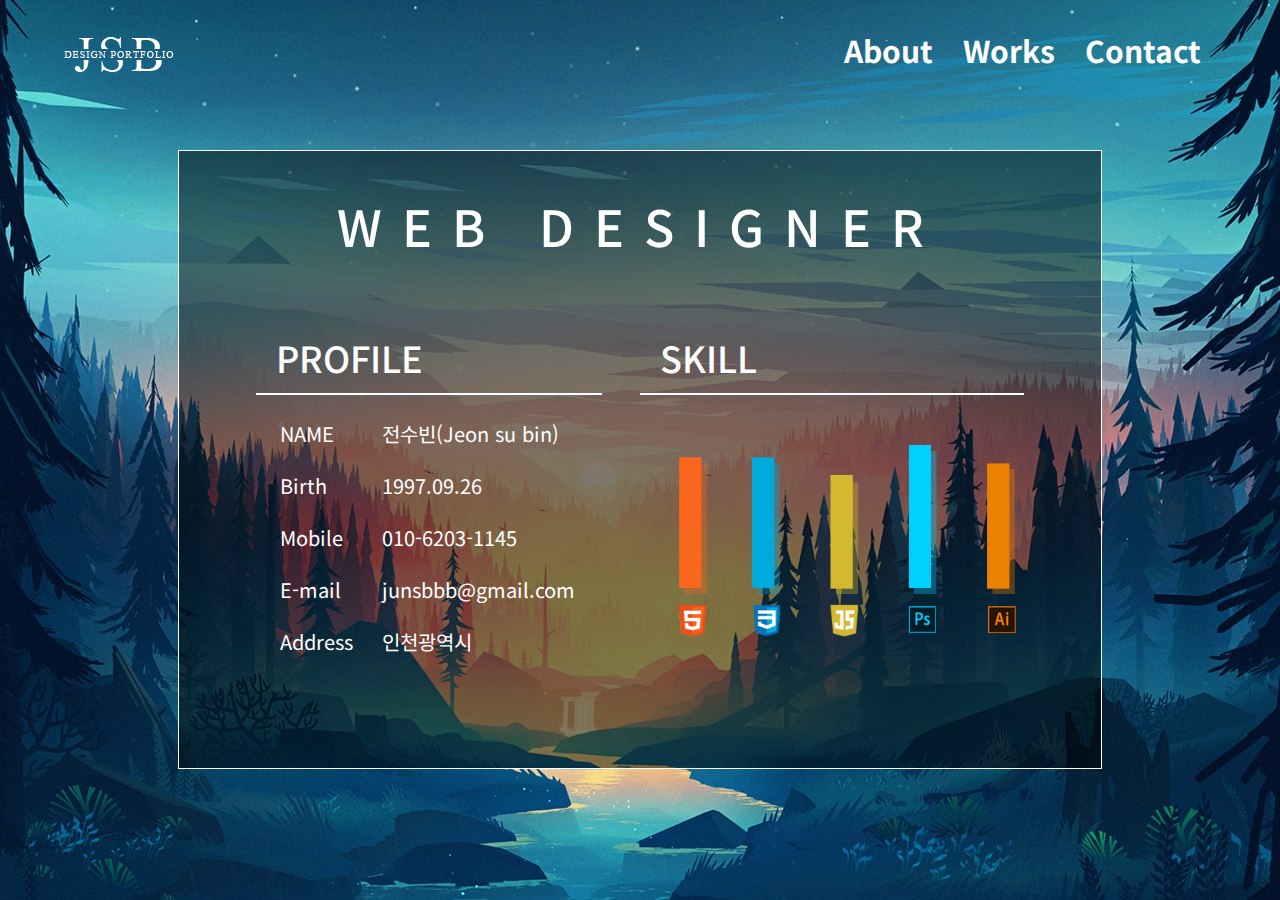
<file: about.html>
<!DOCTYPE html>
<html lang="ko">
<head>
    <meta charset="UTF-8">
    <meta name="viewport" content="width=device-width, initial-scale=1.0">
    <title>Document</title>
    <link href="https://fonts.googleapis.com/css2?family=Noto+Sans+KR:wght@100;300;400;500;700&display=swap" rel="stylesheet">
    <link href="css/about.css" rel="stylesheet">
    <link href="css/top.css" type="text/css" rel="stylesheet">
    <link href="css/animate.css" type="text/css" rel="stylesheet">

    <script>
        $(function() {
            $('.chart').easyPieChart({
                scaleColor: "#ecf0f1",
                lineWidth: 20,
                lineCap: 'butt',
                barColor: '#1abc9c',
                trackColor: "#ecf0f1",
                size: 160,
                animate: 500
                });
            });
    </script>
</head>
<body>
    <div class="top">
        <div class="animated fadeInLeft">
            <div class="logo"><a href="index.html"><img src="images/logo2.png" alt="" /></a></div>
        </div>
        
        <div class="animated bounce">
            <div class="logo_480"><a href="index.html"><img src="images/logo2.png" alt="" /></a></div>
        </div>

        <div class="animated fadeInRight">
            <ul class="nav">
                <li><a href="about.html">About</a></li>
                <li><a href="works.html">Works</a></li>
                <li><a href="contact.html">Contact</a></li>
            </ul>
        </div>
    </div>

    <div class="content_box">
        <h1>WEB DESIGNER</h1>

        <div class="cotent_table_box">
            <div class="content_profile">
                <p>PROFILE</p>
                <table>
                    <tr>
                        <td>NAME</td>
                        <td>전수빈(Jeon su bin)</td>
                    </tr>
                    <tr>
                        <td>Birth</td>
                        <td>1997.09.26</td>
                    </tr>
                    <tr>
                        <td>Mobile</td>
                        <td>010-6203-1145</td>
                    </tr>
                    <tr>
                        <td>E-mail</td>
                        <td>junsbbb@gmail.com</td>
                    </tr>
                    <tr>
                        <td>Address</td>
                        <td>인천광역시</td>
                    </tr>
                </table>
            </div>

            <div class="content_skill">
                <p>SKILL</p>
                
                <img src="images/chart.png" alt="" />
            </div>
        </div>
    </div>
</body>
</html>
</file>
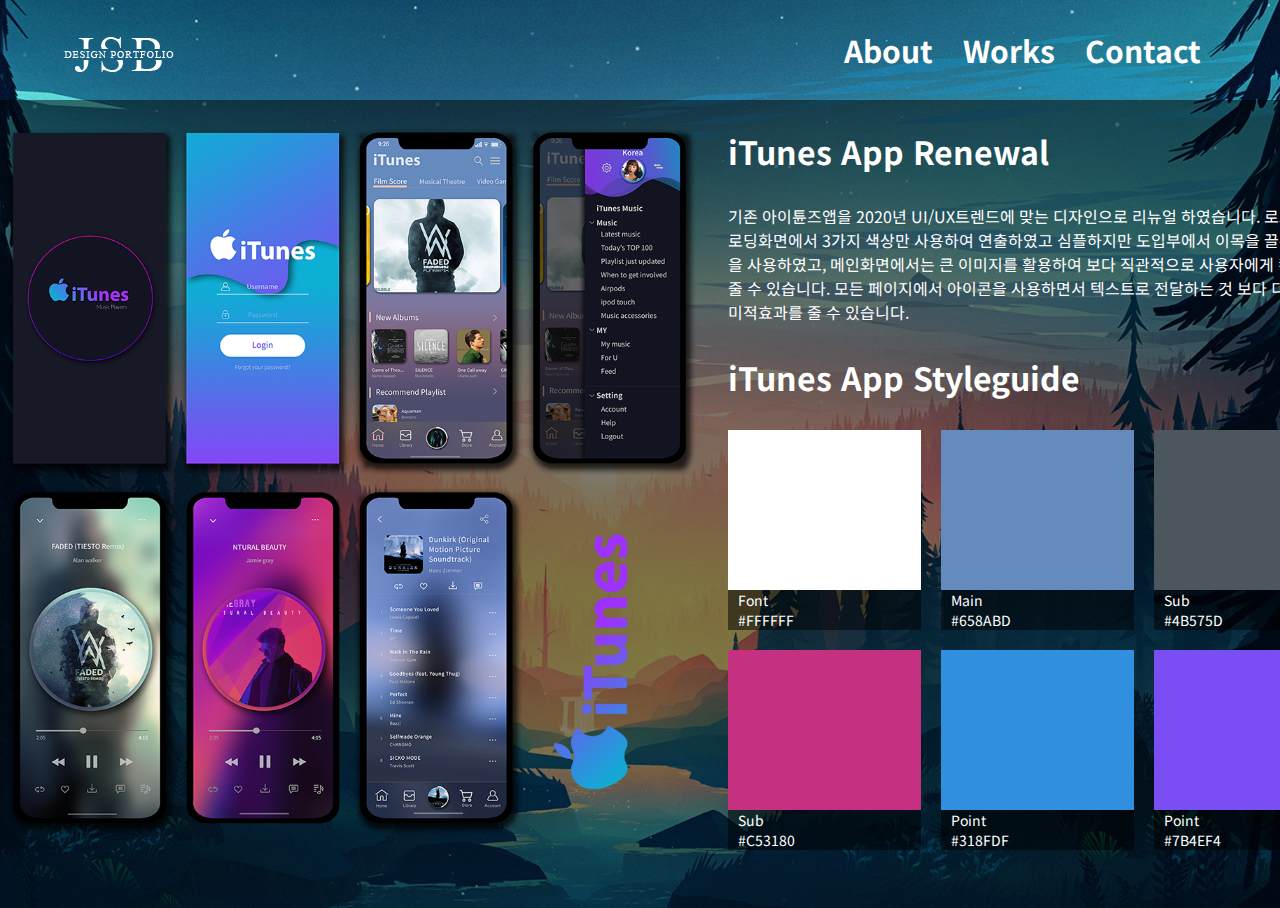
<file: app.html>
<!DOCTYPE html>
<html lang="ko">
<head>
    <meta charset="UTF-8">
    <meta name="viewport" content="width=device-width, initial-scale=1.0">
    <link href="css/top.css" type="text/css" rel="stylesheet">
    <link href="css/animate.css" type="text/css" rel="stylesheet">
    <link href="css/app.css" type="text/css" rel="stylesheet">
    <link href="https://fonts.googleapis.com/css2?family=Noto+Sans+KR:wght@100;300;400;500;700&display=swap" rel="stylesheet">
    <title>itunes</title>
    <Style>
       
    </Style>
</head>
<body>
    <div class="top">
        <div class="animated fadeInLeft">
            <div class="logo"><a href="index.html"><img src="images/logo2.png" alt="" /></a></div>
        </div>

        <div class="animated fadeInRight">
            <ul class="nav">
                <li><a href="about.html">About</a></li>
                <li><a href="works.html">Works</a></li>
                <li><a href="contact.html">Contact</a></li>
            </ul>
        </div>
    </div>

    <div class="content_box">
        <img src="images/itunes.png" class="itunes">

        <div class="text_box">
            <h1>iTunes App Renewal</h1>

            기존 아이튠즈앱을 2020년 UI/UX트렌드에 맞는 디자인으로 리뉴얼 하였습니다.
            로그인화면과 로딩화면에서 3가지 색상만 사용하여 연출하였고 심플하지만 도입부에서
            이목을 끌수 있는 색상을 사용하였고, 메인화면에서는 큰 이미지를 활용하여 보다 직관적으로
            사용자에게 컨텐츠를 보여 줄 수 있습니다. 모든 페이지에서 아이콘을 사용하면서 텍스트로
            전달하는 것 보다 디자인적인 심미적효과를 줄 수 있습니다.
            
            <div class="styleguide">
                <h1>iTunes App Styleguide</h1>
                
                <div class="color_box1">
                    <div class="color">
                        <div class="color_inside1"></div>
                        <p>Font</p>
                        <p>#FFFFFF</p>
                    </div>

                    <div class="color">
                        <div class="color_inside2"></div>
                        <p>Main</p>
                        <p>#658ABD</p>
                    </div>

                    <div class="color">
                        <div class="color_inside3"></div>
                        <p>Sub</p>
                        <p>#4B575D</p>
                    </div>
                </div>

                <div class="color_box2">
                    <div class="color">
                        <div class="color_inside4"></div>
                        <p>Sub</p>
                        <p>#C53180</p>
                    </div>

                    <div class="color">
                        <div class="color_inside5"></div>
                        <p>Point</p>
                        <p>#318FDF</p>
                    </div>

                    <div class="color">
                        <div class="color_inside6"></div>
                        <p>Point</p>
                        <p>#7B4EF4</p>
                    </div>
                </div>

                
            </div>
        </div>
    </div>
</body>

</html>
</file>
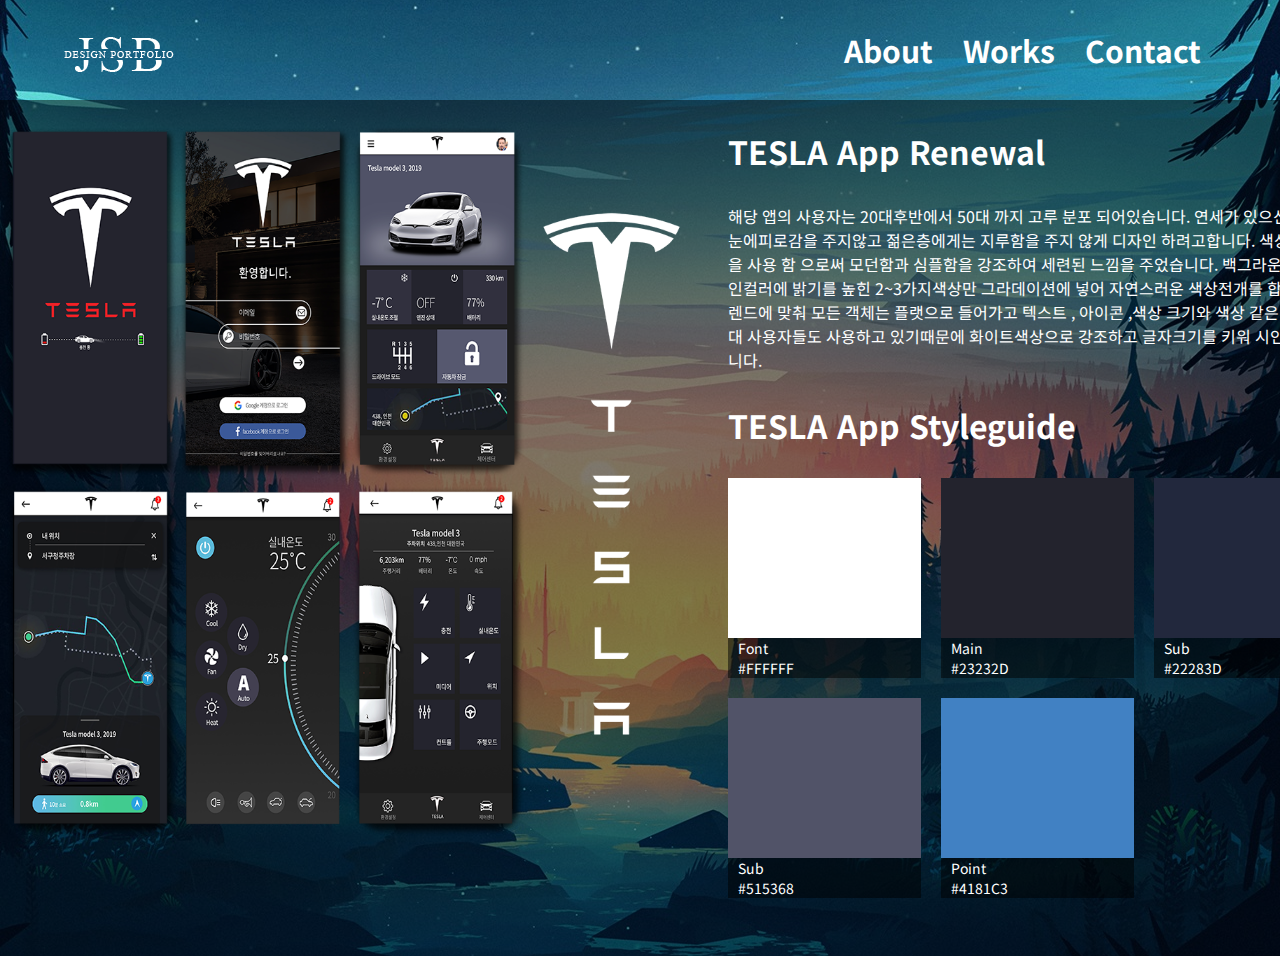
<file: app2.html>
<!DOCTYPE html>
<html lang="ko">
<head>
    <meta charset="UTF-8">
    <meta name="viewport" content="width=device-width, initial-scale=1.0">
    <link href="css/top.css" type="text/css" rel="stylesheet">
    <link href="css/animate.css" type="text/css" rel="stylesheet">
    <link href="css/app2.css" type="text/css" rel="stylesheet">
    <link href="https://fonts.googleapis.com/css2?family=Noto+Sans+KR:wght@100;300;400;500;700&display=swap" rel="stylesheet">
    <title>TESLA</title>
    <Style>
       
    </Style>
</head>
<body>
    <div class="top">
        <div class="animated fadeInLeft">
            <div class="logo"><a href="index.html"><img src="images/logo2.png" alt="" /></a></div>
        </div>

        <div class="animated fadeInRight">
            <ul class="nav">
                <li><a href="about.html">About</a></li>
                <li><a href="works.html">Works</a></li>
                <li><a href="contact.html">Contact</a></li>
            </ul>
        </div>
    </div>

    <div class="content_box">
        <img src="images/tesla.png" class="itunes">

        <div class="text_box">
            <h1>TESLA App Renewal</h1>

            해당 앱의 사용자는 20대후반에서 50대 까지 고루 분포 되어있습니다.
            연세가 있으신 분 들에게 눈에피로감을 주지않고 젊은층에게는 지루함을 주지 않게 디자인 하려고합니다. 색상은 무채색톤을 사용 함 으로써 모던함과 심플함을  강조하여 세련된 느낌을 주었습니다. 백그라운드 컬러는 메인컬러에 밝기를 높힌 2~3가지색상만 그라데이션에 넣어 자연스러운 색상전개를 합니다. 요즘 트렌드에 맞춰 모든 객체는 플랫으로 들어가고  텍스트
            , 아이콘 ,색상 크기와 색상 같은 경우 40~50 대 사용자들도 사용하고
            있기때문에 화이트색상으로 강조하고 글자크기를 키워 시인성을 높혔습니다. 
            
            <div class="styleguide">
                <h1>TESLA App Styleguide</h1>
                
                <div class="color_box1">
                    <div class="color">
                        <div class="color_inside1"></div>
                        <p>Font</p>
                        <p>#FFFFFF</p>
                    </div>

                    <div class="color">
                        <div class="color_inside2"></div>
                        <p>Main</p>
                        <p>#23232D</p>
                    </div>

                    <div class="color">
                        <div class="color_inside3"></div>
                        <p>Sub</p>
                        <p>#22283D</p>
                    </div>
                </div>

                <div class="color_box2">
                    <div class="color">
                        <div class="color_inside4"></div>
                        <p>Sub</p>
                        <p>#515368</p>
                    </div>

                    <div class="color">
                        <div class="color_inside5"></div>
                        <p>Point</p>
                        <p>#4181C3</p>
                    </div>
                </div>

                
            </div>
        </div>
    </div>
</body>

</html>
</file>
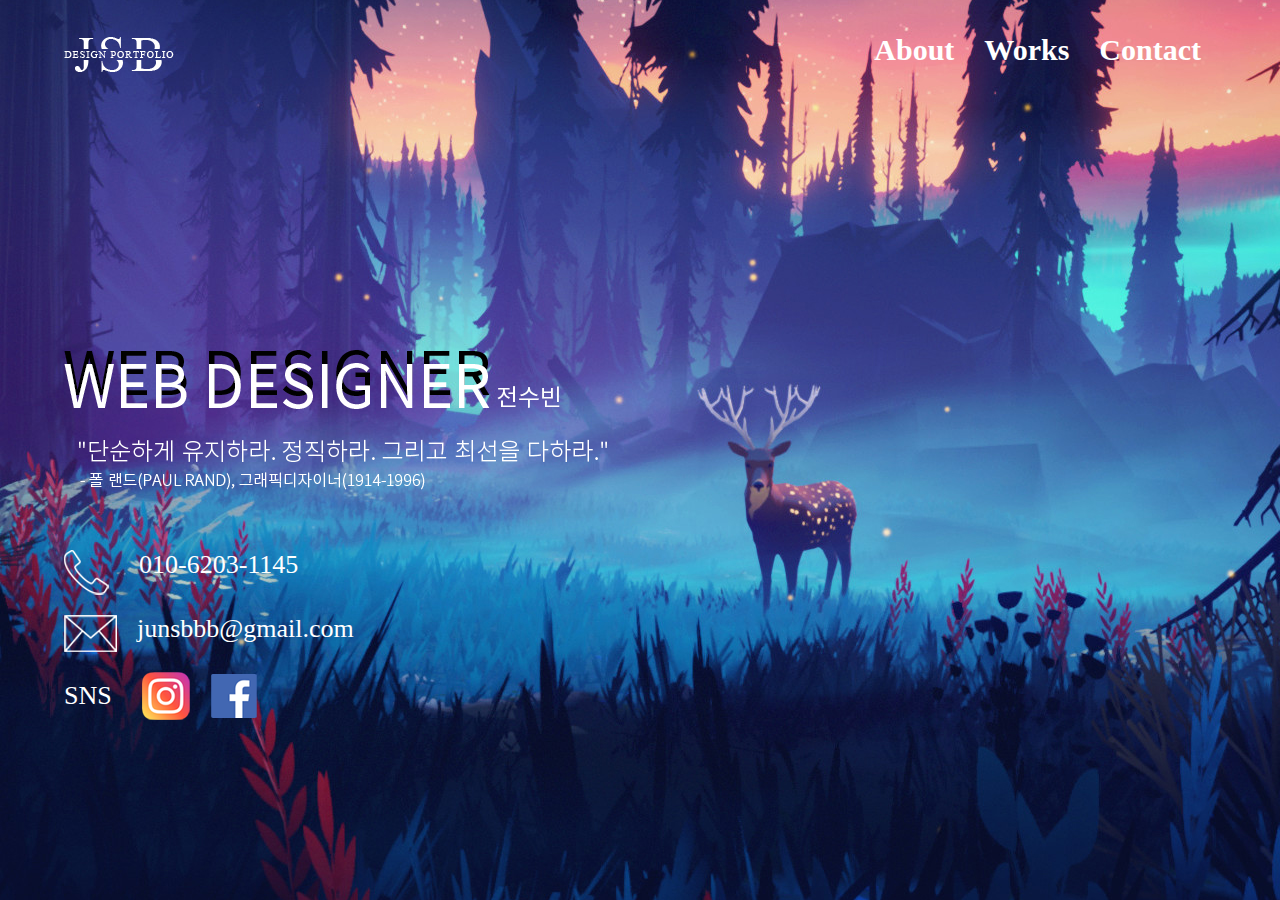
<file: contact.html>
<!DOCTYPE html>
<html lang="ko">
<head>
    <meta charset="UTF-8">
    <meta name="viewport" content="width=device-width, initial-scale=1.0">
    <title>Contact</title>
    <link href="css/top.css" type="text/css" rel="stylesheet">
    <link href="css/animate.css" type="text/css" rel="stylesheet">
    <link href="css/contact.css" type="text/css" rel="stylesheet">
    <link href="https://fonts.googleapis.com/css2?family=Noto+Sans+KR:wght@100;300;400;500;700&display=swap" rel="stylesheet">
</head>
<body>
    <div class="top">
        <div class="animated fadeInLeft">
            <div class="logo"><a href="index.html"><img src="images/logo2.png" alt="" /></a></div>
        </div>

        <div class="animated bounce">
            <div class="logo_480"><a href="index.html"><img src="images/logo2.png" alt="" /></a></div>
        </div>

        <div class="animated fadeInRight">
            <ul class="nav">
                <li><a href="about.html">About</a></li>
                <li><a href="works.html">Works</a></li>
                <li><a href="contact.html">Contact</a></li>
            </ul>
        </div>
    </div>

    <div class="contents">
        <div class="contents_top">
            <img src="images/contact_text.png">
        </div>

        <div class="contents_bottom">
            <ul class="contact_me">
                <li><a href="tel:010-6203-1145"><img src="images/icon1.png" class="call">010-6203-1145</a></li>
                <li><img src="images/icon2.png" class="mail">junsbbb@gmail.com</li>
                <li><p class="sns">SNS</p><a href="https://www.instagram.com/jeonlegend_/" target="_blank"><img src="images/sns1.png" class="instagram"></a><a href="#"><img src="images/sns2.png"></a></li>
            </ul>
        </div>
    </div>
</body>
</html>
</file>
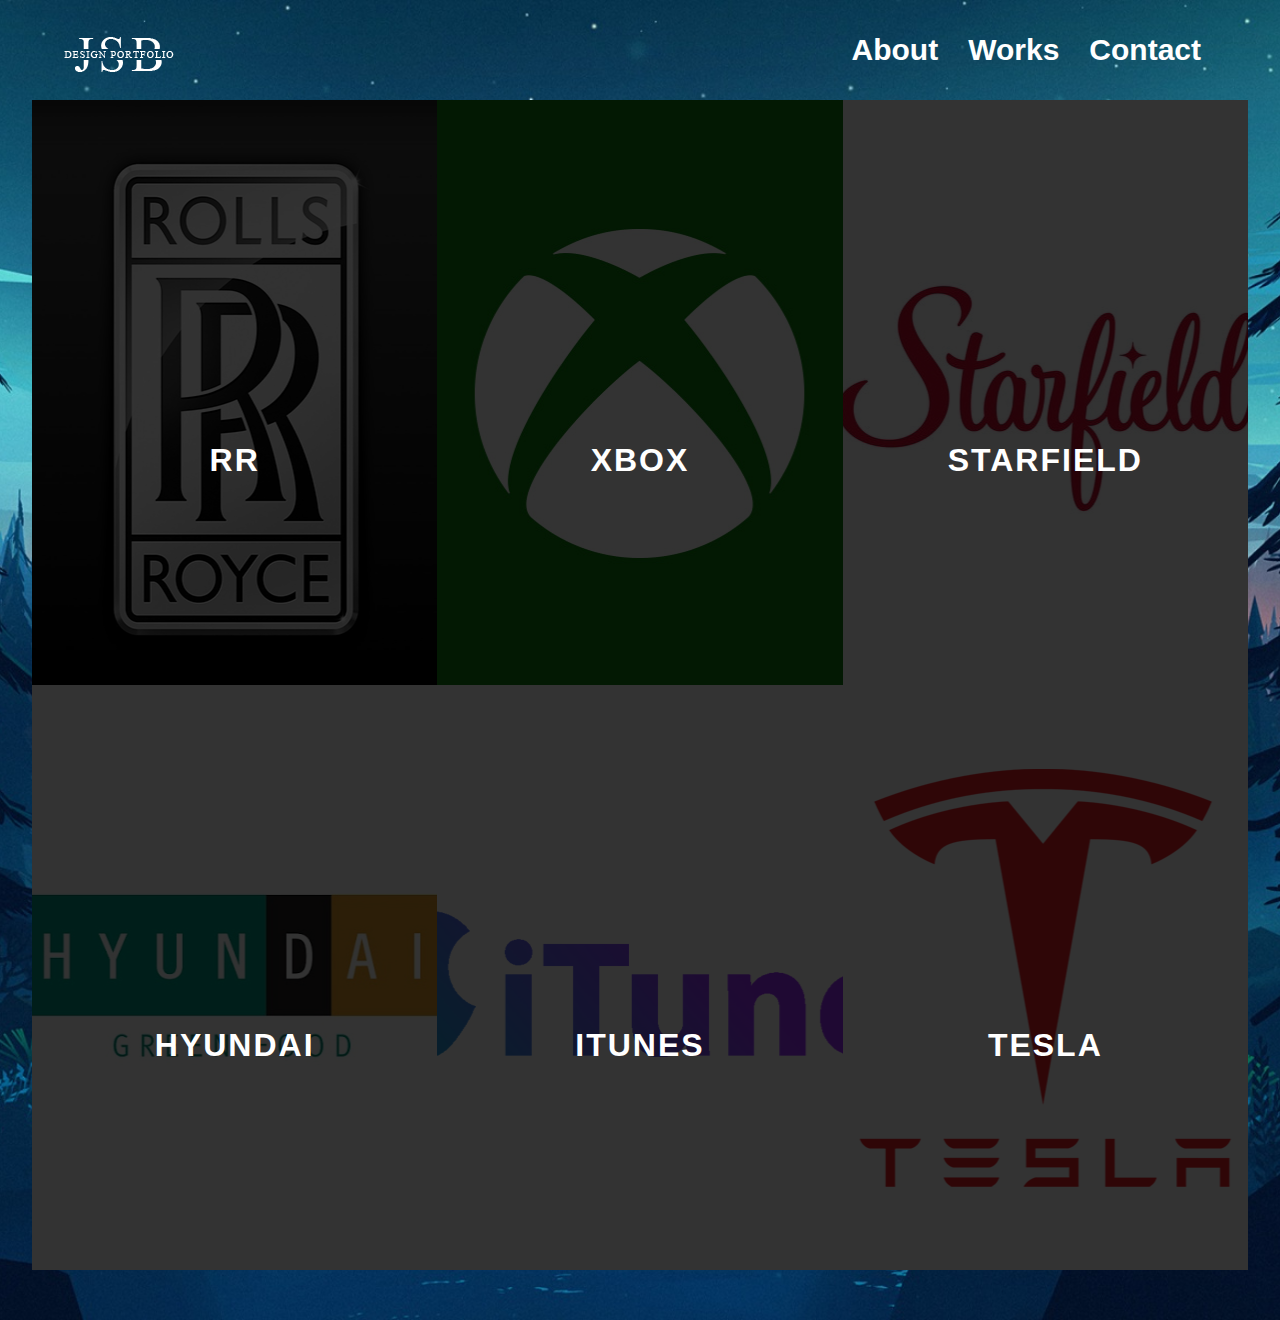
<file: works.html>
<!DOCTYPE html>
<html lang="ko">
<head>
    <meta charset="UTF-8">
    <meta name="viewport" content="width=device-width, initial-scale=1.0">
    <link href="css/works.css" rel="stylesheet">
    <link href="css/top.css" type="text/css" rel="stylesheet">
    <link href="css/animate.css" type="text/css" rel="stylesheet">
    <link href="https://fonts.googleapis.com/css2?family=Noto+Sans+KR:wght@100;300;400;500;700&display=swap" rel="stylesheet">
    <title>Works</title>
</head>
<body>
    <div class="top">
        <div class="animated fadeInLeft">
            <div class="logo"><a href="index.html"><img src="images/logo2.png" alt="" /></a></div>
        </div>
        
        <div class="animated bounce">
            <div class="logo_480"><a href="index.html"><img src="images/logo2.png" alt="" /></a></div>
        </div>

        <div class="animated fadeInRight">
            <ul class="nav">
                <li><a href="about.html">About</a></li>
                <li><a href="works.html">Works</a></li>
                <li><a href="contact.html">Contact</a></li>
            </ul>
        </div>
    </div>

    <div class="container-box">
        <div class="box"><a href="http://junsbbb.ivyro.net/rr_slide/" target="_blank"><h1><span>RR</span></h1></a></div>
        <div class="box"><a href="http://junsbbb.ivyro.net/xbox1/" target="_blank"><h1><span>XBOX</span></h1></a></div>
        <div class="box"><a href="http://junsbbb.ivyro.net/star/" target="_blank"><h1><span>STARFIELD</span></h1></a></div>
        <div class="box"><a href="http://junsbbb.ivyro.net/hyundai/" target="_blank"><h1><span>HYUNDAI</span></h1></a></div>
        <div class="box"><a href="app.html" target="_blank"><h1><span>iTunes</span></h1></a></div>
        <div class="box"><a href="app2.html" target="_blank"><h1><span>TESLA</span></h1></a></div>
    </div>
</body>
</html>
</file>
<file: css/about.css>
* {margin: 0; padding: 0; vertical-align: top; }
a{color: #FFF; text-decoration: none; }
li{list-style: none;}
body{width: 100%; height: 100vh; color: #FFF; font-family: 'noto sans kr'; background: url('../images/bg.jpg') no-repeat 50% 50%; }

.content_box{
    width: 60%;
    height: 60%;
    border: 1px solid #FFF;
    margin: 50px auto 0 auto;
    padding: 3% 6%; 
    background: rgba(0, 0, 0, 0.5);
}
.content_box h1{
    text-align: center;
    letter-spacing: 20px;
    margin-bottom: 70px;
    font-size: 50px;
    font-weight: 500; 
}
.cotent_table_box{
    margin: 0 auto;
    overflow: hidden; 
}
.content_profile{
    width: 550px;
    float: left; 
}
.content_profile p{
    width: 90%; 
    font-size: 36px;
    font-weight: 500; 
    text-indent: 20px;
    border-bottom: 2px solid #FFF;
    padding-bottom: 10px; 
}
table{
    width: 100%;
    padding: 3%;  
}

table tr{
    height: 50px;
    line-height: 50px; 
    font-size: 20px;
    text-indent: 10px;
}
table tr td:first-child{
    width: 100px; 
}

.content_skill{
    width: 550px;
    float: right;
}

.content_skill p{
    width: 550px; 
    font-size: 36px;
    font-weight: 500; 
    text-indent: 20px;
    border-bottom: 2px solid #FFF;
    padding-bottom: 10px; 
}

.content_skill ul{
    overflow: hidden;
}

.content_skill ul li{
    text-align: center; 
    float: left;
    width: 20%; 
}

.content_skill img{
    margin-top: 50px;
}
@media screen and (max-width:1920px){
    .content_profile{
        width: 50%; 
    }
    .content_skill{
        width: 50%; 
    }
    .content_skill img{
        width: 100%; 
    }
}

@media screen and (max-width:1024px){
    .content_box{
        width: 80%; 
    }
}
@media screen and (max-width:800px){
    body{
        height: auto;
    }
    .content_box{
        height: auto;
        margin-top: 5%;
        margin-bottom: 5%;
    }
    .content_box h1{
        letter-spacing: 10px;
        font-size: 42px;
        margin-bottom: 20px; 
    }
    .content_profile{
        width: 100%;
        float: none;
    }
    .content_profile p{
        width: 100%; 
    }
    .content_skill{
        width: 100%;
        float: none;
    }
}
@media screen and (max-width:600px){
    .content_box h1{
        letter-spacing: 7px;
        font-size: 36px;
    }
    .content_skill img{
        margin-top: 4%;
    }
}
@media screen and (max-width:480px) {
    .content_profile p{
        font-size: 24px;
    }
    .content_skill p{
        font-size: 24px;
    }
    table tr{
        height: 40px;
        line-height: 40px;
        font-size: 18px;
    }
}
</file>
<file: css/top.css>
.top{width: 90%; margin: 0 auto; overflow: hidden; }

.logo{float: left; padding-top: 37px;}
.logo_480{display: none;}

.nav{float: right; overflow: hidden; }
.nav li{float: left; height: 100px; line-height: 100px; }
.nav li a{display: block; padding: 0 15px; font-size: 30px; font-weight: bold; }
.nav li a:hover{color: orange; }

@media screen and (max-width:600px) {
    .nav li a{
        font-size: 22px;
    }
}
@media screen and (max-width:480px) {
    .logo{
        display:none;
    }
    .logo_480{
        display: block;
        padding-top: 37px;
        text-align: center;
    }
    .nav{
        display: none;
    }
}
</file>
<file: css/app.css>
* {margin: 0; padding: 0; vertical-align: top; }
a{color: #FFF; text-decoration: none; }
li{list-style: none;}
body{
    width: 100%;
    height: 100vh;
    color: #FFF;
    font-family: 'noto sans kr';
    background: url('../images/bg.jpg') no-repeat 50% 50%;
}

.content_box{
    width: 1400px;
    margin: 0 auto;
    overflow: hidden;
    background: rgba(0, 0, 0, 0.5);
}
.content_box img{
    width: 50%; 
    max-width: 50%;
    float: left;
}
.text_box{
    width: 46%;
    padding: 2%;
    float: left;
}
.text_box h1{
    margin-bottom: 30px; 
}
.styleguide{
    margin: 30px 0;
}
.color_box1{
    overflow: hidden;
    margin-bottom: 20px; 
}
.color{
    width: 30%;
    height: 200px;
    float: left;
    background: rgba(0, 0, 0, 0.5);
    margin-right: 20px;
}
.color_inside1{
    width: 100%;
    height: 160px;
    background: #FFF;
}
.color_inside2{
    width: 100%;
    height: 160px;
    background: #658abd;
}
.color_inside3{
    width: 100%;
    height: 160px;
    background: #4b575d;
}
.color_inside4{
    width: 100%;
    height: 160px;
    background: #c53180;
}
.color_inside5{
    width: 100%;
    height: 160px;
    background: #318fdf;
}
.color_inside6{
    width: 100%;
    height: 160px;
    background: #7b4ef4;
}
.color p{
    font-size: 14px;
    text-indent: 10px; 
}
.color_box2{
    overflow: hidden;
}
</file>
<file: css/app2.css>
* {margin: 0; padding: 0; vertical-align: top; }
a{color: #FFF; text-decoration: none; }
li{list-style: none;}
body{
    width: 100%;
    height: 100vh;
    color: #FFF;
    font-family: 'noto sans kr';
    background: url('../images/bg.jpg') no-repeat 50% 50%;
}

.content_box{
    width: 1400px;
    margin: 0 auto;
    overflow: hidden;
    background: rgba(0, 0, 0, 0.5);
}
.content_box img{
    width: 50%; 
    max-width: 50%;
    float: left;
}
.text_box{
    width: 46%;
    padding: 2%;
    float: left;
}
.text_box h1{
    margin-bottom: 30px; 
}
.styleguide{
    margin: 30px 0;
}
.color_box1{
    overflow: hidden;
    margin-bottom: 20px; 
}
.color{
    width: 30%;
    height: 200px;
    float: left;
    background: rgba(0, 0, 0, 0.5);
    margin-right: 20px;
}
.color_inside1{
    width: 100%;
    height: 160px;
    background: #FFF;
}
.color_inside2{
    width: 100%;
    height: 160px;
    background: #23232D;
}
.color_inside3{
    width: 100%;
    height: 160px;
    background: #22283D;
}
.color_inside4{
    width: 100%;
    height: 160px;
    background: #515368;
}
.color_inside5{
    width: 100%;
    height: 160px;
    background: #4181C3;
}
.color p{
    font-size: 14px;
    text-indent: 10px; 
}
.color_box2{
    overflow: hidden;
}
</file>
<file: css/contact.css>
* {margin: 0; padding: 0; vertical-align: top; }
a{color: #FFF; text-decoration: none; }
li{list-style: none;}

body{
    width: 100%;
    height: 100vh;
    background: url('../images/bg2.jpg') no-repeat 50% 50%; 
}

.contents{
    width: 1400px;
    margin: 250px auto 0 auto;
}

.contents_top{
    margin-bottom: 60px; 
}
.contact_me{
    width: 100%;
}
.contact_me li{
    margin-bottom: 20px;
    font-size: 26px;
    color: #FFF;
}
.contact_me li a{ 
    font-size: 26px;
    color: #FFF;
}
.contact_me li:nth-child(2){
    height: 37px;
    line-height: 28px; 
}
.contact_me li:last-child{
    height: 48px;
    line-height: 48px;
}

.call{
    margin-right: 30px; 
}
.mail{
    margin-right: 20px; 
}
.sns{
    margin-right: 30px;
    display: inline-block;
}
.instagram{
    margin-right: 20px; 
}
@media screen and (max-width:1400px) {
    .contents{
        width: 90%; 
        transition: 1s;
    }
}

@media screen and (max-width:600px) {
    .contents{
        margin-top: 50px;
    }
    .contents_top img{
        width: 100%;
    }
    .contact_bottom{
        width: 100%;
        margin: 0 auto;
    }
}
</file>
<file: css/works.css>
* {margin: 0; padding: 0; vertical-align: top; }
a{color: #FFF; text-decoration: none; }
li{list-style: none;}

body {
    width: 100%;
    height: 100vh; 
    padding: 0;
    margin: 0;
    font-family: sans-serif;
    background: url('../images/bg.jpg') no-repeat 50% 50%;
  }
  
  .container-box{
    width: 95%;
    overflow: hidden;
    box-sizing: border-box;
    margin: 100px auto 0 auto; 
  }
  
  .container-box .box {
    float: left;
    text-align: center;
    flex: 1;
    background-size: cover;
    background-position: center;
    transition: 1s;
    transform: scal(1) !important;
  }
  
   h1 {
    height: 585px;
    padding: 0;
    margin: 0;
    font-size: 2em;
    line-height: 80vh;
    background: rgba(0, 0, 0, 0.8);
    transition: .5s;
  }
  
  h1 span {
    background: rgba(255, 255, 255, 0);
    width: 100%;
    transition: 1s;
    color: #FFF;
    padding: 25px 20px;
    text-transform: uppercase;
    letter-spacing: 2px;
  }
  
  .box:hover h1 span {
    color: #262626;
    background: rgba(255, 255, 255, 0.8);
    letter-spacing: 10px;
    box-shadow: 0 5px 15px rgba(0, 0, 0, 0.5);
  }
  
  .box:hover h1  {
    background: rgba(0, 0, 0, 0);
  }
  
  .box:hover {
  /*   width: 40vw; */
    flex: 3 !important;
    transform: scal(1.5);
  }
  
  .container-box .box:nth-child(1) {
    background: url('../images/logo1.jpg')no-repeat 50% 50%; 
    width: 16.666%;
    height: 100%;
  }
  .container-box .box:nth-child(2) {
    background: url('../images/logo2.jpg')no-repeat 50% 50%;
    width: 16.666%;
    height: 100%;
  }
  .container-box .box:nth-child(3) {
    background: url('../images/logo3.jpg')no-repeat 50% 50%;
    width: 16.666%;
    height: 100%;
  }
  .container-box .box:nth-child(4) {
    background: url('../images/logo4.jpg')no-repeat 50% 50%; 
    width: 16.666%;
    height: 100%;
  }
  .container-box .box:nth-child(5) {
    background: url('../images/logo5.png')no-repeat 50% 50%; 
    width: 16.666%;
    height: 100%;
  }
  .container-box .box:nth-child(6) {
    background: url('../images/logo6.png')no-repeat 50% 50%; 
    width: 16.666%;
    height: 100%;
  }
  @media screen and (max-width:1280px){
    body{
      background-size: cover; 
      height: 100%;
    }
    .container-box{
      margin: 0 auto;
      margin-bottom: 50px;
    }
    h1{
      width: 100%;
    }
    h1 span{
      box-sizing: border-box;
    }
    .container-box .box:nth-child(1) {
      background-size: cover;
      width: 33.333%;
    }
    .container-box .box:nth-child(2) {
      background-size: cover;
      width: 33.333%;
    }
    .container-box .box:nth-child(3) {
      background-size: cover;
      width: 33.333%;
    }
    .container-box .box:nth-child(4){
      background-size: cover;
      clear: left;
      width: 33.333%;
    }
    .container-box .box:nth-child(5) {
      background-size: cover;
      width: 33.333%;
    }
    .container-box .box:nth-child(6) {
      background-size: cover;
      width: 33.333%;
    }
  }
  @media screen and (max-width:1024px){
    h1{
      font-size: 20px;
    }
  }
  @media screen and (max-width:800px){
    h1{
      height: 400px;
      line-height: 50vh;
    }
  }
  @media screen and (max-width:600px){
    h1 span{
      padding: 0;
    }
  }
  @media screen and (max-width:480px){
    .container-box{
      margin-top: 50px;
    }
  }
</file>
